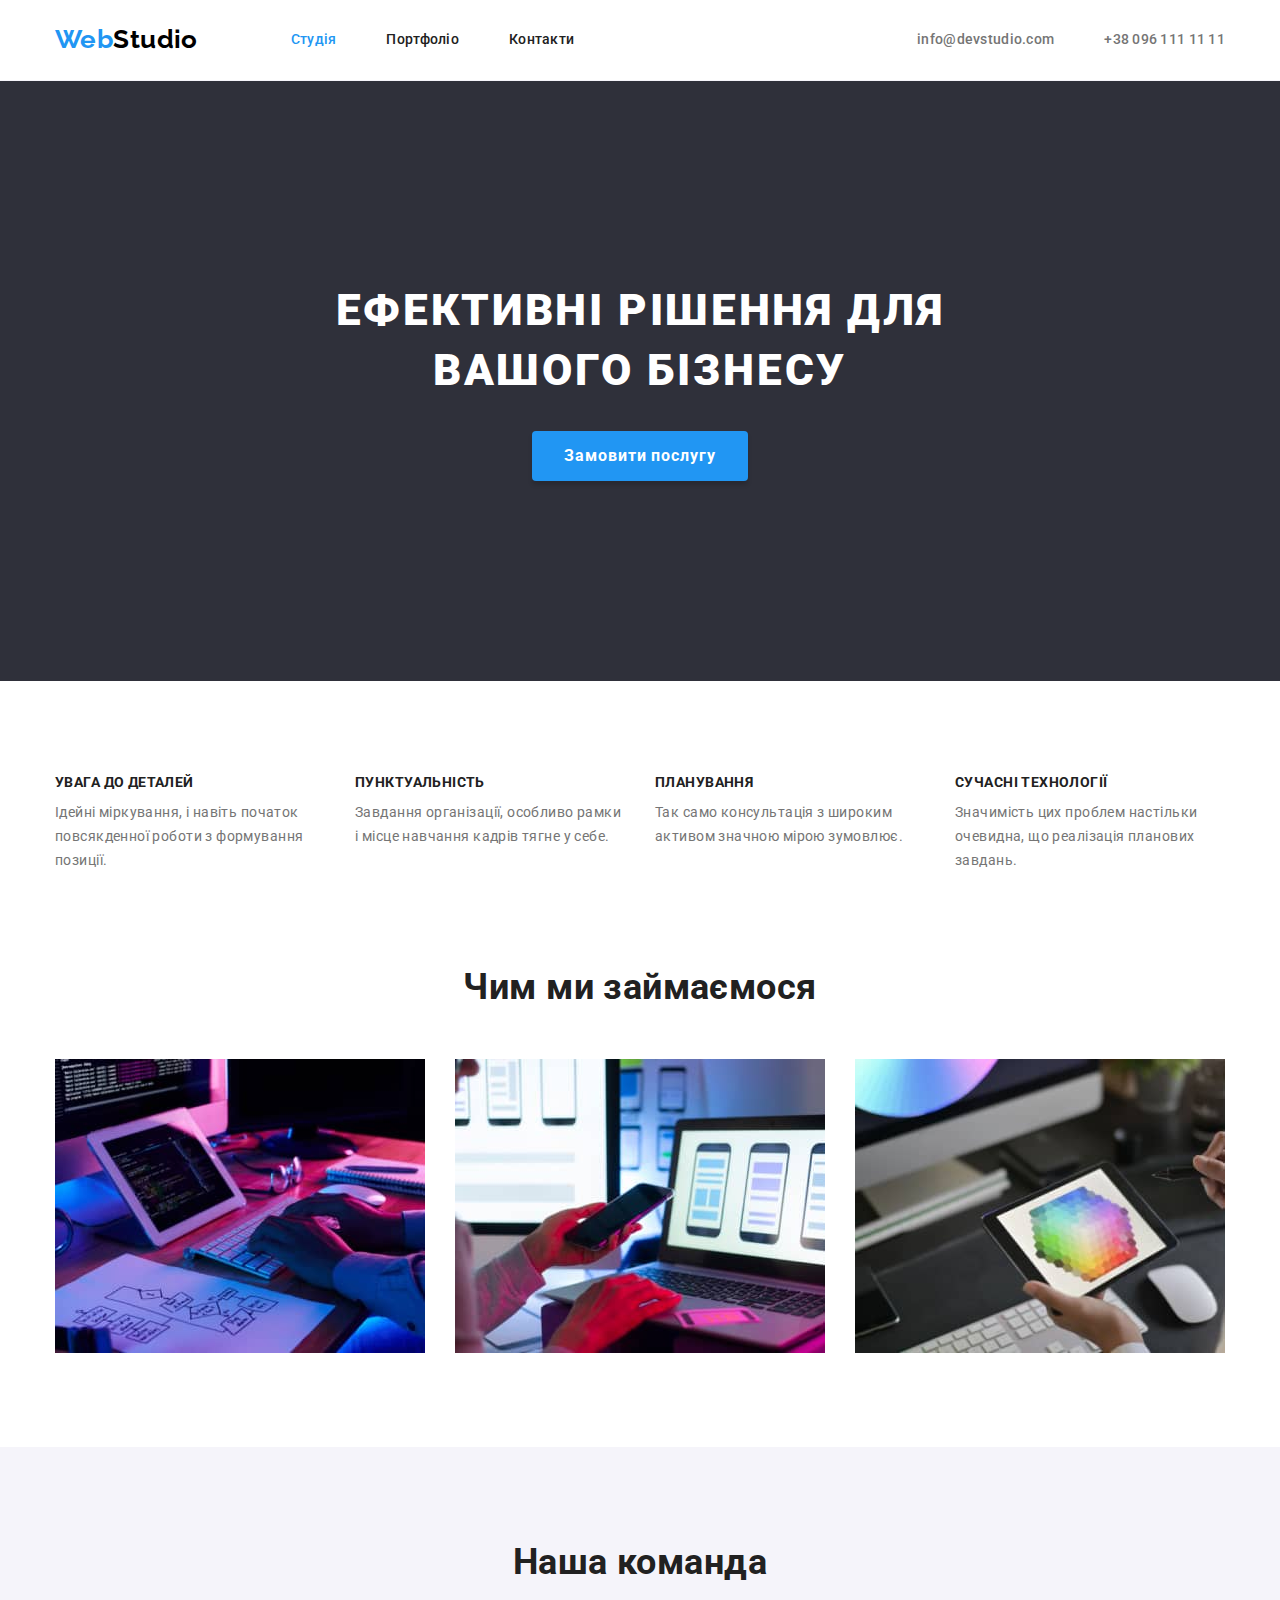
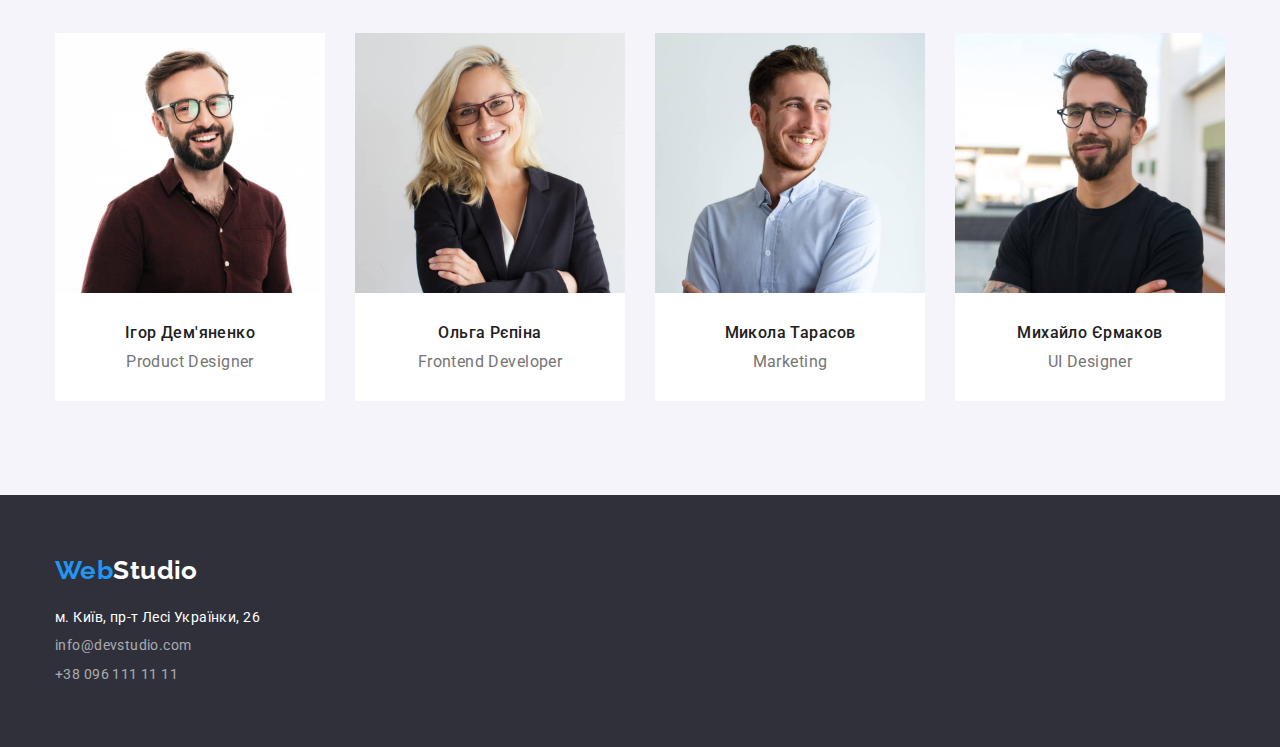
<file: index.html>
<!DOCTYPE html>
<html lang="uk">
  <head>
    <meta charset="UTF-8" />
    <meta http-equiv="X-UA-Compatible" content="IE=edge" />
    <meta name="viewport" content="width=device-width, initial-scale=1.0" />
    <title>Студія</title>
    <link rel="preconnect" href="https://fonts.googleapis.com" />
    <link rel="preconnect" href="https://fonts.gstatic.com" crossorigin />
    <link
      href="https://fonts.googleapis.com/css2?family=Raleway:wght@700&family=Roboto:wght@400;500;700;900&display=swap"
      rel="stylesheet"
    />
    <link
      rel="stylesheet"
      href="https://cdn.jsdelivr.net/npm/modern-normalize@1.1.0/modern-normalize.min.css"
    />
    <link rel="stylesheet" href="./css/styles.css" />
  </head>
  <body>
    <header class="header">
      <div class="container header-container">
        <nav class="navigation">
          <a class="link header-logo" href="./index.html" lang="en"
            ><span class="header-logo-part">Web</span>Studio</a
          >
          <ul class="menu">
            <li class="menu-item">
              <a class="link menu-link current" href="./index.html">Студія</a>
            </li>
            <li class="menu-item">
              <a class="link menu-link" href="./portfolio.html">Портфоліо</a>
            </li>
            <li class="menu-item">
              <a class="link menu-link" href="#">Контакти</a>
            </li>
          </ul>
        </nav>
        <ul class="header-contact-item">
          <li class="contact-item">
            <a class="link header-contact-link" href="mailto:info@devstudio.com"
              >info@devstudio.com</a
            >
          </li>
          <li class="contact-item">
            <a class="link header-contact-link" href="tel:+380961111111"
              >+38 096 111 11 11</a
            >
          </li>
        </ul>
      </div>
    </header>
    <main>
      <section class="studio-hero">
        <div class="container studio-hero-container">
          <h1 class="studio-hero-headline">
            Ефективні рішення для вашого бізнесу
          </h1>
          <button class="studio-open-modal-btn" type="button">
            Замовити послугу
          </button>
        </div>
      </section>
      <section class="advantages section">
        <div class="container advantages-container">
          <h2 class="studio-secondary-headline visually-hidden">
            Наші переваги
          </h2>
          <ul class="studio-advantage-items">
            <li>
              <div class="advantage-item">
                <h3 class="studio-advantage-headline">УВАГА ДО ДЕТАЛЕЙ</h3>
                <p class="studio-advantage-text">
                  Ідейні міркування, і навіть початок повсякденної роботи з
                  формування позиції.
                </p>
              </div>
            </li>
            <li>
              <div class="advantage-item">
                <h3 class="studio-advantage-headline">ПУНКТУАЛЬНІСТЬ</h3>
                <p class="studio-advantage-text">
                  Завдання організації, особливо рамки і місце навчання кадрів
                  тягне у себе.
                </p>
              </div>
            </li>
            <li>
              <div class="advantage-item">
                <h3 class="studio-advantage-headline">ПЛАНУВАННЯ</h3>
                <p class="studio-advantage-text">
                  Так само консультація з широким активом значною мірою
                  зумовлює.
                </p>
              </div>
            </li>
            <li>
              <div class="advantage-item">
                <h3 class="studio-advantage-headline">СУЧАСНІ ТЕХНОЛОГІЇ</h3>
                <p class="studio-advantage-text">
                  Значимість цих проблем настільки очевидна, що реалізація
                  планових завдань.
                </p>
              </div>
            </li>
          </ul>
        </div>
      </section>
      <section class="activities section">
        <div class="container activities-container">
          <h2 class="studio-secondary-headline activities-headline">
            Чим ми займаємося
          </h2>
          <ul class="menu-activity-items">
            <li class="activity-item">
              <img src="./images/box_1.jpg" alt="Написання коду" width="370" />
            </li>
            <li class="activity-item">
              <img
                src="./images/box_2.jpg"
                alt="Синхронізація з мобільним телефоном"
                width="370"
              />
            </li>
            <li class="activity-item">
              <img
                src="./images/box_3.jpg"
                alt="Робота на планшеті"
                width="370"
              />
            </li>
          </ul>
        </div>
      </section>
      <section class="team section">
        <div class="container team-container">
          <h2 class="studio-secondary-headline team-headline">Наша команда</h2>
          <ul class="team-members">
            <li class="team-item">
              <div>
                <img
                  class="team-img"
                  src="./images/igor_demyanenko-1.jpg"
                  alt="Ігор Дем'яненко"
                  width="270"
                />
                <h4 class="studio-team-names-headline">Ігор Дем'яненко</h4>
                <p class="studio-team-positions-text" lang="en">
                  Product Designer
                </p>
              </div>
            </li>
            <li class="team-item">
              <div>
                <img
                  class="team-img"
                  src="./images/olga_repina-2.jpg"
                  alt="Ольга Рєпіна"
                  width="270"
                />
                <h4 class="studio-team-names-headline">Ольга Рєпіна</h4>
                <p class="studio-team-positions-text" lang="en">
                  Frontend Developer
                </p>
              </div>
            </li>
            <li class="team-item">
              <div>
                <img
                  class="team-img"
                  src="./images/mykola_tarasov-3.jpg"
                  alt="Микола Тарасов"
                  width="270"
                />
                <h4 class="studio-team-names-headline">Микола Тарасов</h4>
                <p class="studio-team-positions-text" lang="en">Marketing</p>
              </div>
            </li>
            <li class="team-item">
              <div>
                <img
                  class="team-img"
                  src="./images/myhaylo_ermakov-4.jpg"
                  alt="Михайло Єрмаков"
                  width="270"
                />
                <h4 class="studio-team-names-headline">Михайло Єрмаков</h4>
                <p class="studio-team-positions-text" lang="en">UI Designer</p>
              </div>
            </li>
          </ul>
        </div>
      </section>
    </main>
    <footer class="footer">
      <div class="container footer-container">
        <a class="link footer-logo" href="./index.html" lang="en"
          ><span class="footer-logo-part">Web</span>Studio</a
        >
        <address>
          <ul class="footer-contacts">
            <li>
              <a
                class="link footer-contact-link footer-contact-link-special-color"
                href="https://www.google.com/maps/d/embed?mid=10uSM3H-mIU3GznYo2szRIEphczw&hl=en_US&ehbc=2E312F"
                target="_blank"
                rel="noopener norefferer nofollow"
                >м. Київ, пр-т Лесі Українки, 26</a
              >
            </li>
            <li>
              <a
                class="link footer-contact-link"
                href="mailto:info@devstudio.com"
                >info@devstudio.com</a
              >
            </li>
            <li>
              <a class="link footer-contact-link" href="tel:+380961111111"
                >+38 096 111 11 11</a
              >
            </li>
          </ul>
        </address>
      </div>
    </footer>
  </body>
</html>
</file>
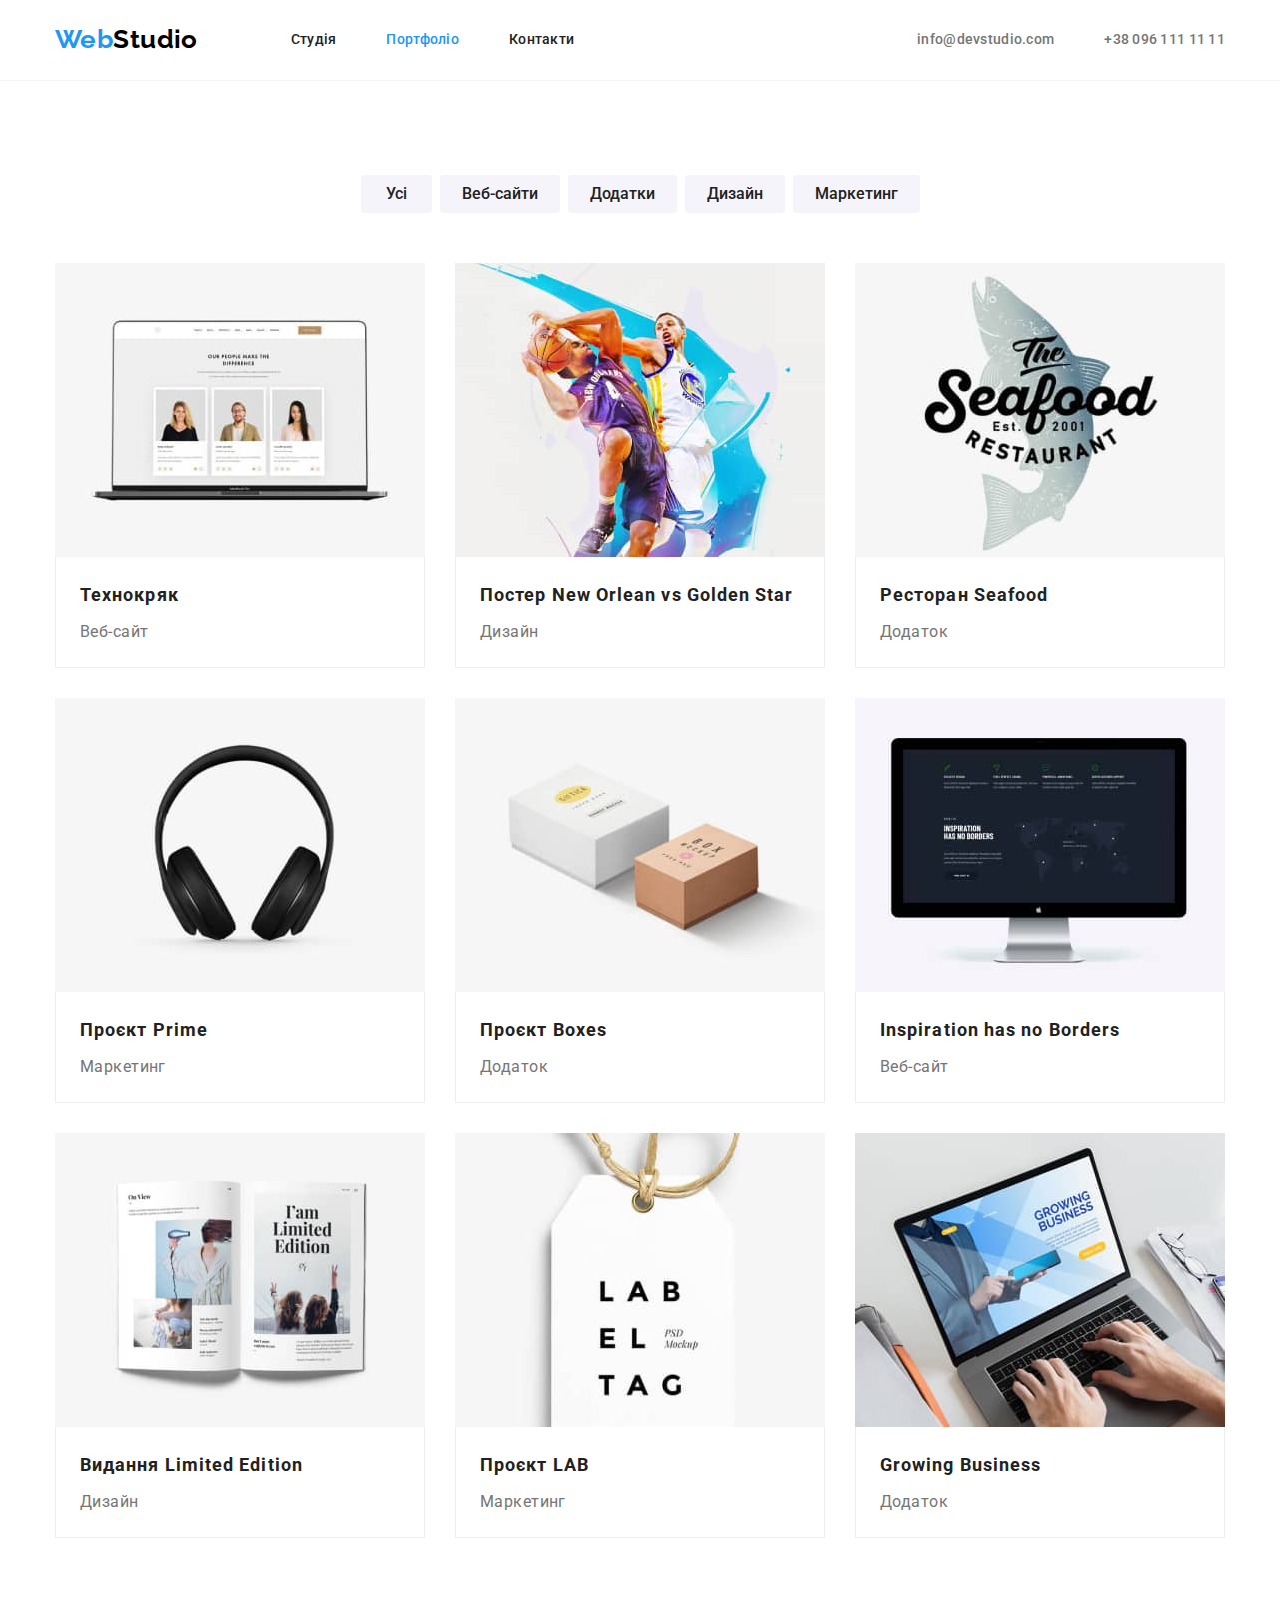
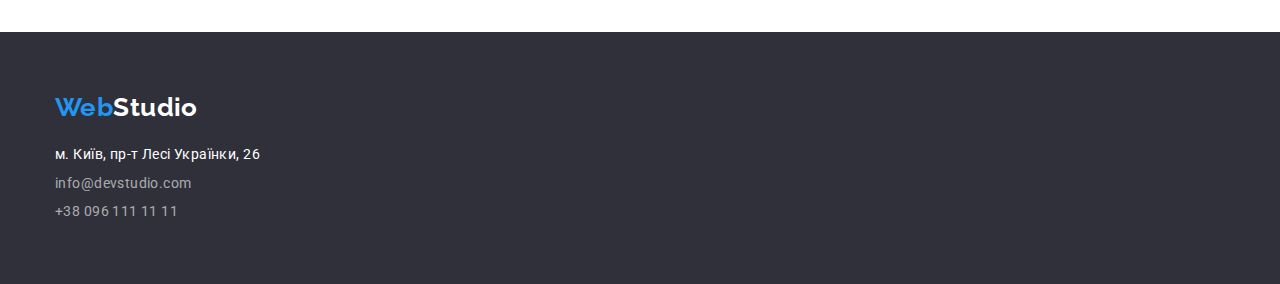
<file: portfolio.html>
<!DOCTYPE html>
<html lang="uk">
  <head>
    <meta charset="UTF-8" />
    <meta http-equiv="X-UA-Compatible" content="IE=edge" />
    <meta name="viewport" content="width=device-width, initial-scale=1.0" />
    <title>Портфоліо</title>
    <link rel="preconnect" href="https://fonts.googleapis.com" />
    <link rel="preconnect" href="https://fonts.gstatic.com" crossorigin />
    <link
      href="https://fonts.googleapis.com/css2?family=Raleway:wght@700&family=Roboto:wght@400;500;700;900&display=swap"
      rel="stylesheet"
    />
    <link
      rel="stylesheet"
      href="https://cdn.jsdelivr.net/npm/modern-normalize@1.1.0/modern-normalize.min.css"
    />
    <link rel="stylesheet" href="./css/styles.css" />
  </head>
  <body>
    <header class="header">
      <div class="container header-container">
        <nav class="navigation">
          <a class="link header-logo" href="./index.html" lang="en"
            ><span class="header-logo-part">Web</span>Studio</a
          >
          <ul class="menu">
            <li class="menu-item">
              <a class="link menu-link" href="./index.html">Студія</a>
            </li>
            <li class="menu-item">
              <a class="link menu-link current" href="./portfolio.html"
                >Портфоліо</a
              >
            </li>
            <li class="menu-item">
              <a class="link menu-link" href="#">Контакти</a>
            </li>
          </ul>
        </nav>
        <ul class="header-contact-item">
          <li class="contact-item">
            <a class="link header-contact-link" href="mailto:info@devstudio.com"
              >info@devstudio.com</a
            >
          </li>
          <li class="contact-item">
            <a class="link header-contact-link" href="tel:+380961111111"
              >+38 096 111 11 11</a
            >
          </li>
        </ul>
      </div>
    </header>
    <main>
      <section class="portfolio-hero section">
        <div class="container portfolio-hero-container">
          <h1 class="visually-hidden">Портфоліо робіт</h1>
          <ul class="portfolio-menu">
            <li class="portfolio-menu-item">
              <button class="portfolio-menu-btn first-btn" type="button">
                Усі
              </button>
            </li>
            <li class="portfolio-menu-item">
              <button class="portfolio-menu-btn" type="button">
                Веб-сайти
              </button>
            </li>
            <li class="portfolio-menu-item">
              <button class="portfolio-menu-btn" type="button">Додатки</button>
            </li>
            <li class="portfolio-menu-item">
              <button class="portfolio-menu-btn" type="button">Дизайн</button>
            </li>
            <li class="portfolio-menu-item">
              <button class="portfolio-menu-btn" type="button">
                Маркетинг
              </button>
            </li>
          </ul>

          <ul class="porfolio-projects">
            <li>
              <img
                src="./images-portfolio/img-1.jpeg"
                alt="Лептоп"
                width="370"
              />
              <div class="project-item">
                <h2 class="portfolio-project-headline">Технокряк</h2>
                <p class="portfolio-project-text">Веб-сайт</p>
              </div>
            </li>
            <li>
              <img
                src="./images-portfolio/img-2.jpeg"
                alt="Баскетболісти"
                width="370"
              />
              <div class="project-item">
                <h2 class="portfolio-project-headline">
                  Постер <span lang="en">New Orlean vs Golden Star</span>
                </h2>
                <p class="portfolio-project-text">Дизайн</p>
              </div>
            </li>
            <li>
              <img
                src="./images-portfolio/img-3.jpeg"
                alt="Лого ресторана морепродуктів"
                width="370"
              />
              <div class="project-item">
                <h2 class="portfolio-project-headline">
                  Ресторан <span lang="en">Seafood</span>
                </h2>
                <p class="portfolio-project-text">Додаток</p>
              </div>
            </li>
            <li>
              <img
                src="./images-portfolio/img-4.jpeg"
                alt="Навушники"
                width="370"
              />
              <div class="project-item">
                <h2 class="portfolio-project-headline">
                  Проєкт <span lang="en">Prime</span>
                </h2>
                <p class="portfolio-project-text">Маркетинг</p>
              </div>
            </li>
            <li>
              <img
                src="./images-portfolio/img-5.jpeg"
                alt="Дві коробки"
                width="370"
              />
              <div class="project-item">
                <h2 class="portfolio-project-headline">
                  Проєкт <span lang="en">Boxes</span>
                </h2>
                <p class="portfolio-project-text">Додаток</p>
              </div>
            </li>
            <li>
              <img
                src="./images-portfolio/img-6.jpeg"
                alt="Моноблок"
                width="370"
              />
              <div class="project-item">
                <h2 class="portfolio-project-headline" lang="en">
                  Inspiration has no Borders
                </h2>
                <p class="portfolio-project-text">Веб-сайт</p>
              </div>
            </li>
            <li>
              <img
                src="./images-portfolio/img-7.jpeg"
                alt="Розгорнута книга"
                width="370"
              />
              <div class="project-item">
                <h2 class="portfolio-project-headline">
                  Видання <span lang="en">Limited Edition</span>
                </h2>
                <p class="portfolio-project-text">Дизайн</p>
              </div>
            </li>
            <li>
              <img
                src="./images-portfolio/img-8.jpeg"
                alt="Товарний ярлик"
                width="370"
              />
              <div class="project-item">
                <h2 class="portfolio-project-headline">
                  Проєкт <span lang="en">LAB</span>
                </h2>
                <p class="portfolio-project-text">Маркетинг</p>
              </div>
            </li>
            <li>
              <img
                src="./images-portfolio/img-9.jpeg"
                alt="Руки на лептоці"
                width="370"
              />
              <div class="project-item">
                <h2 class="portfolio-project-headline" lang="en">
                  Growing Business
                </h2>
                <p class="portfolio-project-text">Додаток</p>
              </div>
            </li>
          </ul>
        </div>
      </section>
    </main>
    <footer class="footer">
      <div class="container footer-container">
        <a class="link footer-logo" href="./index.html" lang="en"
          ><span class="footer-logo-part">Web</span>Studio</a
        >
        <address>
          <ul class="footer-contacts">
            <li>
              <a
                class="link footer-contact-link footer-contact-link-special-color"
                href="https://www.google.com/maps/d/embed?mid=10uSM3H-mIU3GznYo2szRIEphczw&hl=en_US&ehbc=2E312F"
                target="_blank"
                rel="noopener norefferer nofollow"
                >м. Київ, пр-т Лесі Українки, 26</a
              >
            </li>
            <li>
              <a
                class="link footer-contact-link"
                href="mailto:info@devstudio.com"
                >info@devstudio.com</a
              >
            </li>
            <li>
              <a class="link footer-contact-link" href="tel:+380961111111"
                >+38 096 111 11 11</a
              >
            </li>
          </ul>
        </address>
      </div>
    </footer>
  </body>
</html>
</file>
<file: css/styles.css>
:root {
  --font-family-primary: Roboto, sans-serif;
  --font-family-secondary: Raleway, sans-serif;
  --text-light-theme-primary-color: #212121;
  --text-light-theme-secondary-color: #757575;
  --text-dark-theme-primary-color: #ffffff;
  --text-footer-contact-color: rgba(255, 255, 255, 0.6);
  --background-primary-color: #2f303a;
  --background-secondary-color: #ffffff;
  --background-menu-color: #f5f4fa;
  --logo-accent-color: #2196f3;
  --logo-secondary-color: #000000;
  --header-line-color: #f5f4fa;
}

body {
  font-family: var(--font-family-primary);
  color: var(--text-light-theme-primary-color);
  font-size: 14px;
  letter-spacing: 0.03em;
  background-color: var(--background-secondary-color);
}

h1,
h2,
h3,
h4,
p {
  margin-top: 0;
  margin-bottom: 0;
}

ul {
  list-style: none;
  margin-top: 0;
  margin-bottom: 0;
  padding-left: 0;
}

img {
  display: block;
}

button {
  border: none;
}

.link {
  text-decoration: none;
}

/* ==================== COMPONENTS ==================== */
.container {
  width: 1200px;
  margin-left: auto;
  margin-right: auto;
  padding-left: 15px;
  padding-right: 15px;
}

.section {
  padding-top: 94px;
  padding-bottom: 94px;
}
/* ==================== /COMPONENTS ==================== */

/* =========== Студія-сторінка - Header ============= */

.link.menu-link.current {
  color: var(--logo-accent-color);
}

.header-logo {
  font-family: var(--font-family-secondary);
  font-weight: 700;
  font-size: 26px;
  line-height: 1.19;
  color: var(--logo-secondary-color);
  margin-right: 93px;
  padding-top: 24px;
  padding-bottom: 25px;
}

.header-logo-part {
  color: var(--logo-accent-color);
}

.menu-link {
  font-weight: 500;
  line-height: 1.14;
  letter-spacing: 0.02em;
  color: inherit;
}

.menu-link:hover,
.menu-link:focus {
  color: var(--logo-accent-color);
}

.header-contact-link {
  font-weight: 500;
  line-height: 1.14;
  letter-spacing: 0.02em;
  color: var(--text-light-theme-secondary-color);
}

.header-contact-link:hover,
.header-contact-link:focus {
  color: var(--logo-accent-color);
}
/*====== Header-Flex == */
.header {
  background-color: var(--background-secondary-color);
  border-bottom: 1px solid var(--header-line-color);
}

.header-container {
  display: flex;
  align-items: center;
}

.navigation {
  display: flex;
  align-items: center;
}

.menu {
  display: flex;
  align-items: center;
  column-gap: 50px;
}

.header-contact-item {
  display: flex;
  align-items: center;
  column-gap: 50px;
  margin-left: auto;
}
/* =========== /Студія-сторінка - Header ============= */

/* =========== Студія-сторінка - Hero ============= */

.studio-open-modal-btn {
  font-family: inherit;
  font-weight: 700;
  font-size: 16px;
  line-height: 1.88;
  display: flex;
  align-items: center;
  text-align: center;
  letter-spacing: 0.06em;
  background-color: var(--logo-accent-color);
  color: var(--text-dark-theme-primary-color);
  cursor: pointer;
  padding: 10px 32px;
  box-shadow: 0px 4px 4px rgba(0, 0, 0, 0.15);
  border-radius: 4px;
}

.studio-open-modal-btn:hover,
.studio-open-modal-btn:focus {
  background-color: var(--text-dark-theme-primary-color);
  color: var(--logo-accent-color);
}

.studio-hero {
  background: var(--background-primary-color);
  padding-top: 200px;
  padding-bottom: 200px;
}

.studio-hero-container {
  display: flex;
  align-items: center;
  flex-direction: column;
}

.studio-hero-headline {
  font-weight: 900;
  font-size: 44px;
  line-height: 1.36;
  text-align: center;
  letter-spacing: 0.06em;
  text-transform: uppercase;
  color: var(--text-dark-theme-primary-color);
  width: 696px;
  margin-bottom: 30px;
}
/* =========== /Студія-сторінка - Hero ============= */

/* =========== Студія-сторінка - Advantages ============= */

.advantages {
  background-color: var(--background-secondary-color);
}

.advantages-container {
  display: flex;
  flex-direction: column;
}

.studio-secondary-headline {
  font-weight: 700;
  font-size: 36px;
  line-height: 1.17;
  text-align: center;
}

.studio-advantage-items {
  display: flex;
  justify-content: space-between;
}

.advantage-item {
  width: 270px;
}

.studio-advantage-headline {
  font-weight: 700;
  font-size: 14px;
  line-height: 1.14;
  text-transform: uppercase;
  margin-bottom: 10px;
}

.studio-advantage-text {
  line-height: 1.71;
  color: var(--text-light-theme-secondary-color);
}
/* =========== /Студія-сторінка - Advantages ============= */

/* =========== Студія-сторінка - Activities ============= */
.activities {
  background-color: var(--background-secondary-color);
  padding-top: 0;
}

.activities-container {
  display: flex;
  flex-direction: column;
}

.menu-activity-items {
  display: flex;
  justify-content: space-between;
}

.activities-headline {
  margin-bottom: 50px;
}

/* =========== /Студія-сторінка - Activities ============= */

/* =========== Студія-сторінка - Team ============= */
.team {
  background-color: var(--background-menu-color);
}

.team-headline {
  margin-bottom: 50px;
}

.team-members {
  display: flex;
  justify-content: space-between;
}

.team-item {
  background-color: var(--background-secondary-color);
}

.team-img {
  margin-bottom: 30px;
}

.studio-team-names-headline {
  margin-bottom: 10px;
}

.studio-team-positions-text {
  margin-bottom: 30px;
}

.studio-team-names-headline {
  font-weight: 500;
  font-size: 16px;
  line-height: 1.19;
  text-align: center;
}

.studio-team-positions-text {
  font-size: 16px;
  line-height: 1.19;
  text-align: center;
  color: var(--text-light-theme-secondary-color);
}
/* =========== /Студія-сторінка - Team ============= */

/* =========== Студія-сторінка - Footer ============= */

.footer-logo {
  font-family: var(--font-family-secondary);
  font-weight: 700;
  font-size: 26px;
  line-height: 1.19;
  color: var(--text-dark-theme-primary-color);
}

.footer-logo-part {
  color: var(--logo-accent-color);
}

.footer {
  background: var(--background-primary-color);
  padding-top: 60px;
  padding-bottom: 60px;
}

.footer-contact-link {
  font-style: normal;
  line-height: 1.71;
  color: var(--text-footer-contact-color);
}

.footer-contact-link-special-color {
  color: var(--text-dark-theme-primary-color);
}

.footer-contact-link:hover,
.footer-contact-link:focus {
  color: var(--logo-accent-color);
}

.footer-logo {
  display: block;
  margin-bottom: 20px;
}

.footer-contacts {
  height: 81px;
  display: flex;
  flex-direction: column;
  justify-content: space-between;
}
/* =========== /Студія-сторінка ============= */

/* ========== Портфоліо-сторінка - =============*/

.portfolio-hero {
  background-color: var(--background-secondary-color);
}

.portfolio-menu {
  display: flex;
  justify-content: center;
  column-gap: 8px;
  margin-bottom: 50px;
}

.portfolio-menu-btn {
  font-family: inherit;
  font-weight: 500;
  font-size: 16px;
  line-height: 1.63;
  text-align: center;
  background-color: var(--background-menu-color);
  color: inherit;
  cursor: pointer;
  border-radius: 4px;
  padding: 6px 22px;
}

.first-btn {
  padding: 6px 25px;
}

.portfolio-menu-btn:hover,
.portfolio-menu-btn:focus {
  background-color: var(--logo-accent-color);
  color: var(--text-dark-theme-primary-color);
}

.porfolio-projects {
  display: flex;
  flex-wrap: wrap;
  gap: 30px;
}

.project-item {
  border: 1px solid #eeeeee;
  border-top: none;
  padding: 20px 24px;
}

.portfolio-project-headline {
  font-weight: 700;
  font-size: 18px;
  line-height: 2;
  letter-spacing: 0.06em;
  margin-bottom: 4px;
}

.portfolio-project-text {
  font-size: 16px;
  line-height: 1.88;
  color: var(--text-light-theme-secondary-color);
}

.visually-hidden {
  position: absolute;
  white-space: nowrap;
  width: 1px;
  height: 1px;
  overflow: hidden;
  border: 0;
  padding: 0;
  clip: rect(0 0 0 0);
  clip-path: inset(50%);
  margin: -1px;
}
</file>
